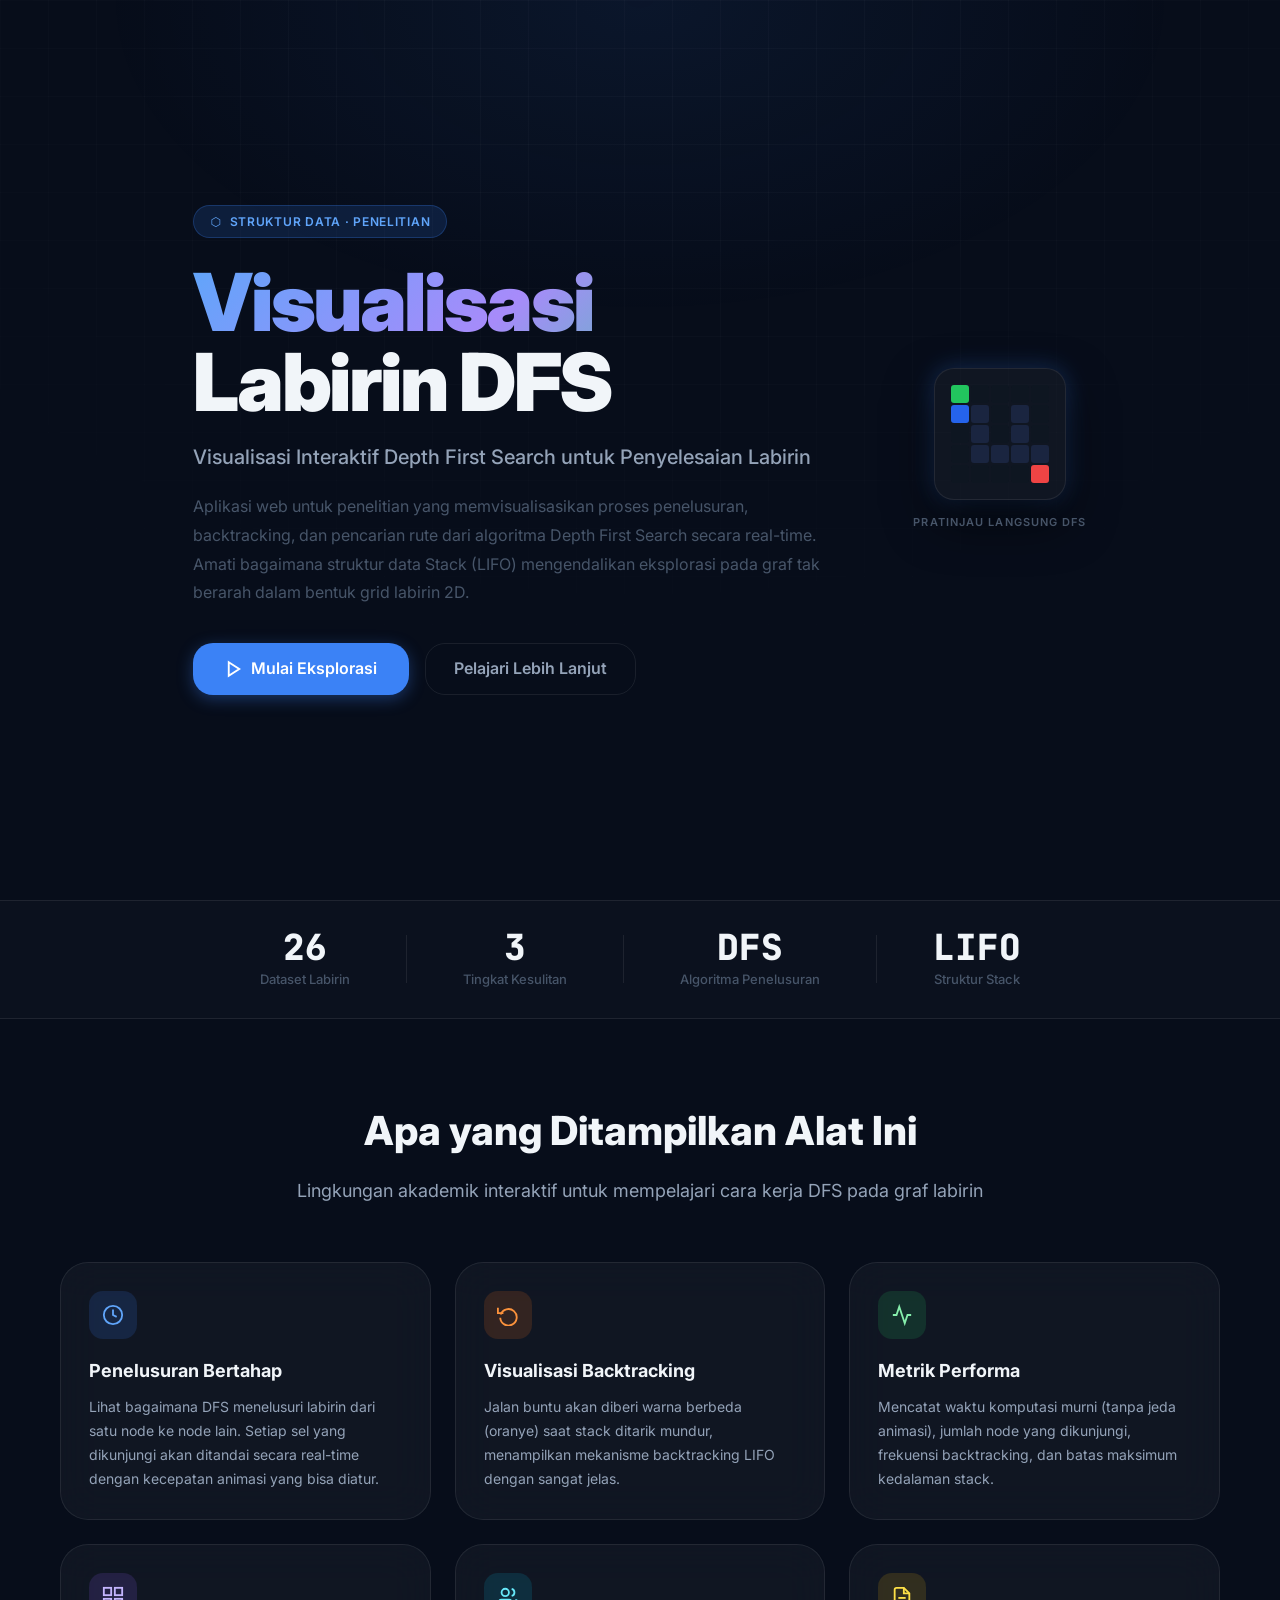
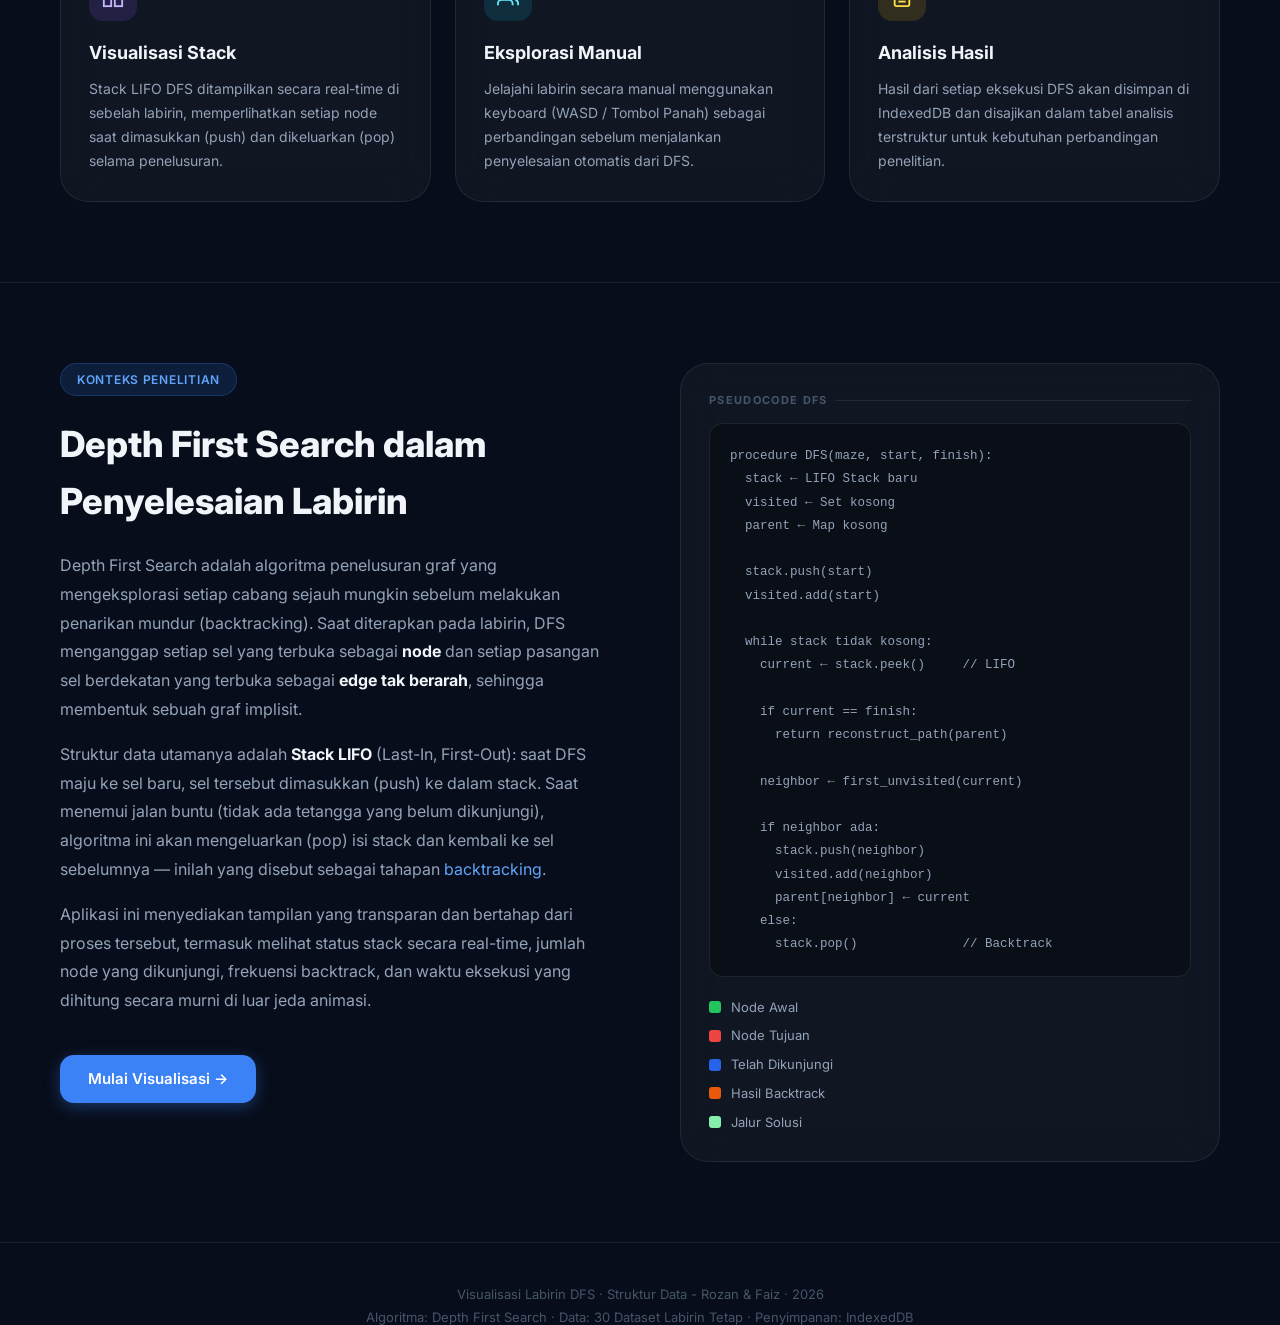
<file: index.html>
<!DOCTYPE html>
<html lang="id">

<head>
  <meta charset="UTF-8">
  <meta name="viewport" content="width=device-width, initial-scale=1.0">
  <meta name="description"
    content="Visualisasi interaktif algoritma Depth First Search untuk penyelesaian labirin. Alat penelitian akademik untuk mata kuliah Struktur Data.">
  <title>Visualisasi Labirin DFS — Alat Penelitian Depth First Search</title>
  <link rel="stylesheet" href="css/style.css">
  <link rel="stylesheet" href="css/index.css">
</head>

<body>

  <div class="bg-grid"></div>
  <div class="bg-gradient"></div>

  <!-- ====================================================
       HERO SECTION
  ==================================================== -->
  <section class="hero">
    <div class="hero-content">

      <div class="hero-badge stagger">
        <span class="badge badge-blue">
          <span>⬡</span> Struktur Data · Penelitian
        </span>
      </div>

      <h1 class="hero-title stagger">
        <span class="gradient-text">Visualisasi</span>
        <span>Labirin DFS</span>
      </h1>

      <p class="hero-subtitle stagger">
        Visualisasi Interaktif Depth First Search untuk Penyelesaian Labirin
      </p>

      <p class="hero-description stagger">
        Aplikasi web untuk penelitian yang memvisualisasikan proses penelusuran, backtracking, dan pencarian rute dari
        algoritma Depth First Search secara real-time. Amati bagaimana struktur data Stack (LIFO) mengendalikan
        eksplorasi pada graf tak berarah dalam bentuk grid labirin 2D.
      </p>

      <div class="hero-cta stagger">
        <a href="difficulty.html" class="btn btn-primary hero-btn" id="start-exploration-btn">
          <svg width="18" height="18" viewBox="0 0 24 24" fill="none" stroke="currentColor" stroke-width="2.5">
            <polygon points="5 3 19 12 5 21 5 3" />
          </svg>
          Mulai Eksplorasi
        </a>
        <a href="#about" class="btn btn-ghost hero-btn-secondary">
          Pelajari Lebih Lanjut
        </a>
      </div>

    </div>

    <!-- Mini animated maze demo (purely decorative, CSS-driven) -->
    <div class="hero-visual stagger" aria-hidden="true">
      <div class="demo-maze" id="demo-maze">
        <!-- Generated by index.js -->
      </div>
      <div class="demo-label">Pratinjau Langsung DFS</div>
    </div>
  </section>

  <!-- ====================================================
       STATISTICS BAR
  ==================================================== -->
  <section class="stats-bar">
    <div class="stats-bar-inner">

      <div class="stat-card">
        <span class="stat-num" data-target="30">0</span>
        <span class="stat-desc">Dataset Labirin</span>
      </div>

      <div class="stat-divider"></div>

      <div class="stat-card">
        <span class="stat-num" data-target="3">0</span>
        <span class="stat-desc">Tingkat Kesulitan</span>
      </div>

      <div class="stat-divider"></div>

      <div class="stat-card">
        <span class="stat-num">DFS</span>
        <span class="stat-desc">Algoritma Penelusuran</span>
      </div>

      <div class="stat-divider"></div>

      <div class="stat-card">
        <span class="stat-num">LIFO</span>
        <span class="stat-desc">Struktur Stack</span>
      </div>

    </div>
  </section>

  <!-- ====================================================
       FEATURES GRID
  ==================================================== -->
  <section class="features">
    <div class="features-header">
      <h2>Apa yang Ditampilkan Alat Ini</h2>
      <p>Lingkungan akademik interaktif untuk mempelajari cara kerja DFS pada graf labirin</p>
    </div>

    <div class="features-grid stagger">

      <div class="feature-card glass-card">
        <div class="feature-icon feature-icon-blue">
          <svg width="22" height="22" viewBox="0 0 24 24" fill="none" stroke="currentColor" stroke-width="2">
            <circle cx="12" cy="12" r="10" />
            <polyline points="12 6 12 12 16 14" />
          </svg>
        </div>
        <h3>Penelusuran Bertahap</h3>
        <p>Lihat bagaimana DFS menelusuri labirin dari satu node ke node lain. Setiap sel yang dikunjungi akan ditandai
          secara real-time dengan kecepatan animasi yang bisa diatur.</p>
      </div>

      <div class="feature-card glass-card">
        <div class="feature-icon feature-icon-orange">
          <svg width="22" height="22" viewBox="0 0 24 24" fill="none" stroke="currentColor" stroke-width="2">
            <polyline points="1 4 1 10 7 10" />
            <path d="M3.51 15a9 9 0 1 0 .49-3.51" />
          </svg>
        </div>
        <h3>Visualisasi Backtracking</h3>
        <p>Jalan buntu akan diberi warna berbeda (oranye) saat stack ditarik mundur, menampilkan mekanisme backtracking
          LIFO dengan sangat jelas.</p>
      </div>

      <div class="feature-card glass-card">
        <div class="feature-icon feature-icon-green">
          <svg width="22" height="22" viewBox="0 0 24 24" fill="none" stroke="currentColor" stroke-width="2">
            <polyline points="22 12 18 12 15 21 9 3 6 12 2 12" />
          </svg>
        </div>
        <h3>Metrik Performa</h3>
        <p>Mencatat waktu komputasi murni (tanpa jeda animasi), jumlah node yang dikunjungi, frekuensi backtracking, dan
          batas maksimum kedalaman stack.</p>
      </div>

      <div class="feature-card glass-card">
        <div class="feature-icon feature-icon-purple">
          <svg width="22" height="22" viewBox="0 0 24 24" fill="none" stroke="currentColor" stroke-width="2">
            <rect x="2" y="2" width="8" height="8" />
            <rect x="14" y="2" width="8" height="8" />
            <rect x="2" y="14" width="8" height="8" />
            <rect x="14" y="14" width="8" height="8" />
          </svg>
        </div>
        <h3>Visualisasi Stack</h3>
        <p>Stack LIFO DFS ditampilkan secara real-time di sebelah labirin, memperlihatkan setiap node saat dimasukkan
          (push) dan dikeluarkan (pop) selama penelusuran.</p>
      </div>

      <div class="feature-card glass-card">
        <div class="feature-icon feature-icon-cyan">
          <svg width="22" height="22" viewBox="0 0 24 24" fill="none" stroke="currentColor" stroke-width="2">
            <path d="M17 21v-2a4 4 0 0 0-4-4H5a4 4 0 0 0-4 4v2" />
            <circle cx="9" cy="7" r="4" />
            <path d="M23 21v-2a4 4 0 0 0-3-3.87" />
            <path d="M16 3.13a4 4 0 0 1 0 7.75" />
          </svg>
        </div>
        <h3>Eksplorasi Manual</h3>
        <p>Jelajahi labirin secara manual menggunakan keyboard (WASD / Tombol Panah) sebagai perbandingan sebelum
          menjalankan penyelesaian otomatis dari DFS.</p>
      </div>

      <div class="feature-card glass-card">
        <div class="feature-icon feature-icon-yellow">
          <svg width="22" height="22" viewBox="0 0 24 24" fill="none" stroke="currentColor" stroke-width="2">
            <path d="M14 2H6a2 2 0 0 0-2 2v16a2 2 0 0 0 2 2h12a2 2 0 0 0 2-2V8z" />
            <polyline points="14 2 14 8 20 8" />
            <line x1="16" y1="13" x2="8" y2="13" />
            <line x1="16" y1="17" x2="8" y2="17" />
          </svg>
        </div>
        <h3>Analisis Hasil</h3>
        <p>Hasil dari setiap eksekusi DFS akan disimpan di IndexedDB dan disajikan dalam tabel analisis terstruktur
          untuk kebutuhan perbandingan penelitian.</p>
      </div>

    </div>
  </section>

  <!-- ====================================================
       ABOUT / RESEARCH CONTEXT
  ==================================================== -->
  <section class="about" id="about">
    <div class="about-inner">

      <div class="about-text">
        <span class="badge badge-blue" style="margin-bottom:20px;">Konteks Penelitian</span>
        <h2>Depth First Search dalam Penyelesaian Labirin</h2>
        <p>
          Depth First Search adalah algoritma penelusuran graf yang mengeksplorasi setiap cabang sejauh mungkin sebelum
          melakukan penarikan mundur (backtracking). Saat diterapkan pada labirin, DFS menganggap setiap sel yang
          terbuka sebagai <strong>node</strong> dan setiap pasangan sel berdekatan yang terbuka sebagai <strong>edge tak
            berarah</strong>, sehingga membentuk sebuah graf implisit.
        </p>
        <p>
          Struktur data utamanya adalah <strong>Stack LIFO</strong> (Last-In, First-Out): saat DFS maju ke sel baru, sel
          tersebut dimasukkan (push) ke dalam stack. Saat menemui jalan buntu (tidak ada tetangga yang belum
          dikunjungi), algoritma ini akan mengeluarkan (pop) isi stack dan kembali ke sel sebelumnya — inilah yang
          disebut sebagai tahapan <em>backtracking</em>.
        </p>
        <p>
          Aplikasi ini menyediakan tampilan yang transparan dan bertahap dari proses tersebut, termasuk melihat status
          stack secara real-time, jumlah node yang dikunjungi, frekuensi backtrack, dan waktu eksekusi yang dihitung
          secara murni di luar jeda animasi.
        </p>
        <a href="difficulty.html" class="btn btn-primary" style="margin-top:24px;" id="about-start-btn">
          Mulai Visualisasi →
        </a>
      </div>

      <div class="about-algo">
        <div class="algo-card glass-card">
          <div class="section-title">Pseudocode DFS</div>
          <pre class="algo-code"><code>procedure DFS(maze, start, finish):
  stack ← LIFO Stack baru
  visited ← Set kosong
  parent ← Map kosong

  stack.push(start)
  visited.add(start)

  while stack tidak kosong:
    current ← stack.peek()     // LIFO

    if current == finish:
      return reconstruct_path(parent)

    neighbor ← first_unvisited(current)

    if neighbor ada:
      stack.push(neighbor)
      visited.add(neighbor)
      parent[neighbor] ← current
    else:
      stack.pop()              // Backtrack</code></pre>
          <div class="algo-legend">
            <div class="legend-row">
              <span class="legend-dot" style="background:var(--cell-start)"></span>
              <span>Node Awal</span>
            </div>
            <div class="legend-row">
              <span class="legend-dot" style="background:var(--cell-finish)"></span>
              <span>Node Tujuan</span>
            </div>
            <div class="legend-row">
              <span class="legend-dot" style="background:var(--cell-visited)"></span>
              <span>Telah Dikunjungi</span>
            </div>
            <div class="legend-row">
              <span class="legend-dot" style="background:var(--cell-backtrack)"></span>
              <span>Hasil Backtrack</span>
            </div>
            <div class="legend-row">
              <span class="legend-dot" style="background:var(--cell-solution)"></span>
              <span>Jalur Solusi</span>
            </div>
          </div>
        </div>
      </div>

    </div>
  </section>

  <!-- ====================================================
       FOOTER
  ==================================================== -->
  <footer class="footer">
    <p>Visualisasi Labirin DFS · Struktur Data - Rozan & Faiz · 2026</p>
    <p>Algoritma: Depth First Search · Data: 30 Dataset Labirin Tetap · Penyimpanan: IndexedDB</p>
  </footer>

  <script src="js/index.js"></script>

</body>

</html>
</file>
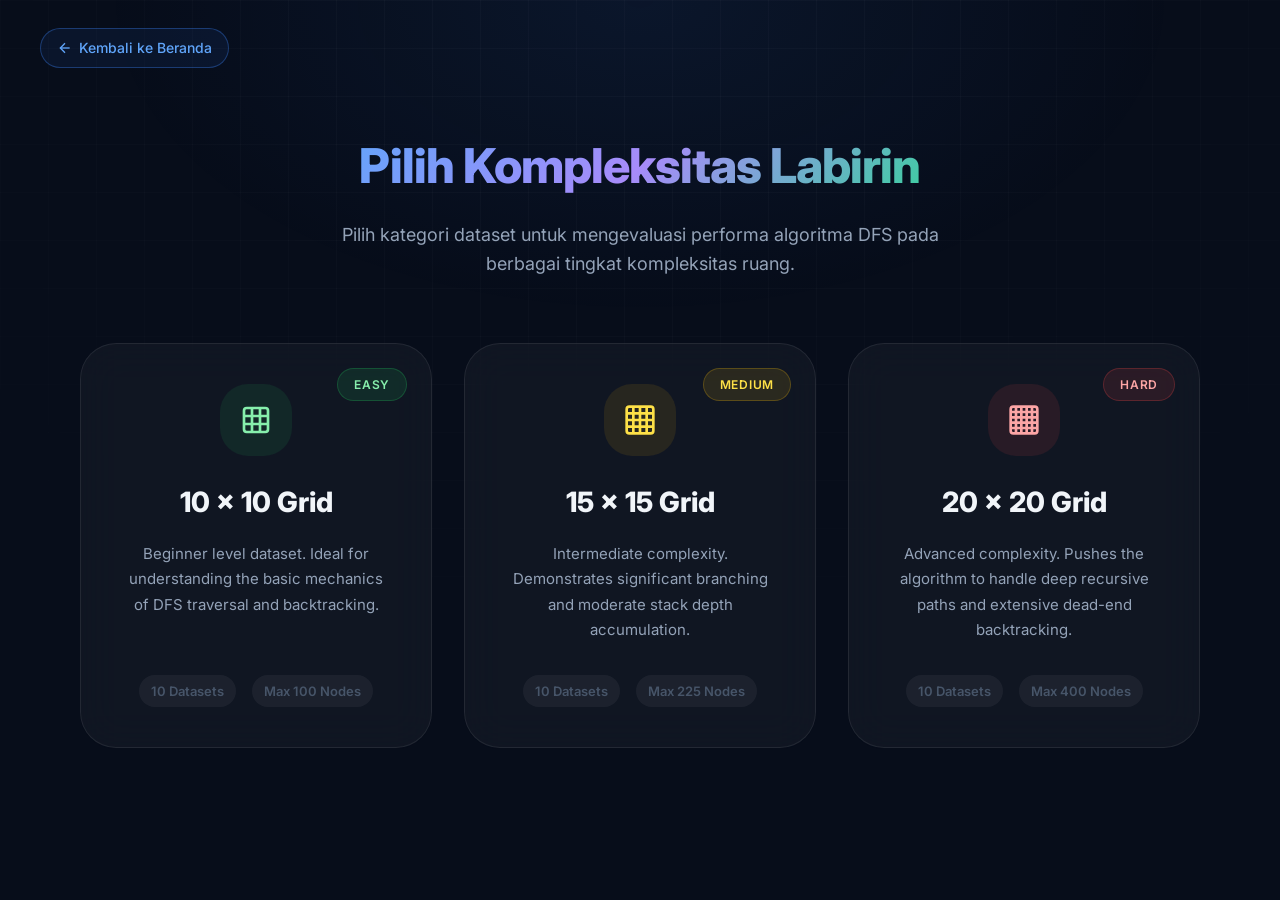
<file: difficulty.html>
<!DOCTYPE html>
<html lang="id">

<head>
  <meta charset="UTF-8">
  <meta name="viewport" content="width=device-width, initial-scale=1.0">
  <title>Pilih Tingkat Kesulitan — Visualisasi Labirin DFS</title>
  <link rel="stylesheet" href="css/style.css">
  <link rel="stylesheet" href="css/difficulty.css">
</head>

<body>

  <div class="bg-grid"></div>
  <div class="bg-gradient"></div>

  <header class="page-header">
    <a href="index.html" class="back-btn">
      <svg width="16" height="16" viewBox="0 0 24 24" fill="none" stroke="currentColor" stroke-width="2">
        <line x1="19" y1="12" x2="5" y2="12" />
        <polyline points="12 19 5 12 12 5" />
      </svg>
      Kembali ke Beranda
    </a>
  </header>

  <main class="difficulty-page">
    <div class="difficulty-header stagger">
      <h1 class="gradient-text">Pilih Kompleksitas Labirin</h1>
      <p>Pilih kategori dataset untuk mengevaluasi performa algoritma DFS pada berbagai tingkat kompleksitas ruang.</p>
    </div>

    <div class="difficulty-grid stagger">

      <a href="maze-list.html?level=easy" class="diff-card glass-card card-easy">
        <div class="diff-icon">
          <svg width="32" height="32" viewBox="0 0 24 24" fill="none" stroke="currentColor" stroke-width="2">
            <rect x="3" y="3" width="18" height="18" rx="2" ry="2" />
            <line x1="3" y1="9" x2="21" y2="9" />
            <line x1="3" y1="15" x2="21" y2="15" />
            <line x1="9" y1="3" x2="9" y2="21" />
            <line x1="15" y1="3" x2="15" y2="21" />
          </svg>
        </div>
        <span class="badge badge-easy diff-badge">Easy</span>
        <h2>10 × 10 Grid</h2>
        <p>Beginner level dataset. Ideal for understanding the basic mechanics of DFS traversal and backtracking.</p>
        <div class="diff-meta">
          <span>10 Datasets</span>
          <span>Max 100 Nodes</span>
        </div>
      </a>

      <a href="maze-list.html?level=medium" class="diff-card glass-card card-medium">
        <div class="diff-icon">
          <svg width="32" height="32" viewBox="0 0 24 24" fill="none" stroke="currentColor" stroke-width="2">
            <rect x="2" y="2" width="20" height="20" rx="2" ry="2" />
            <line x1="2" y1="7" x2="22" y2="7" />
            <line x1="2" y1="12" x2="22" y2="12" />
            <line x1="2" y1="17" x2="22" y2="17" />
            <line x1="7" y1="2" x2="7" y2="22" />
            <line x1="12" y1="2" x2="12" y2="22" />
            <line x1="17" y1="2" x2="17" y2="22" />
          </svg>
        </div>
        <span class="badge badge-medium diff-badge">Medium</span>
        <h2>15 × 15 Grid</h2>
        <p>Intermediate complexity. Demonstrates significant branching and moderate stack depth accumulation.</p>
        <div class="diff-meta">
          <span>10 Datasets</span>
          <span>Max 225 Nodes</span>
        </div>
      </a>

      <a href="maze-list.html?level=hard" class="diff-card glass-card card-hard">
        <div class="diff-icon">
          <svg width="32" height="32" viewBox="0 0 24 24" fill="none" stroke="currentColor" stroke-width="2">
            <rect x="2" y="2" width="20" height="20" rx="2" ry="2" />
            <path d="M2 6h20M2 10h20M2 14h20M2 18h20M6 2v20M10 2v20M14 2v20M18 2v20" />
          </svg>
        </div>
        <span class="badge badge-hard diff-badge">Hard</span>
        <h2>20 × 20 Grid</h2>
        <p>Advanced complexity. Pushes the algorithm to handle deep recursive paths and extensive dead-end backtracking.</p>
        <div class="diff-meta">
          <span>10 Datasets</span>
          <span>Max 400 Nodes</span>
        </div>
      </a>

    </div>
  </main>

</body>

</html>
</file>
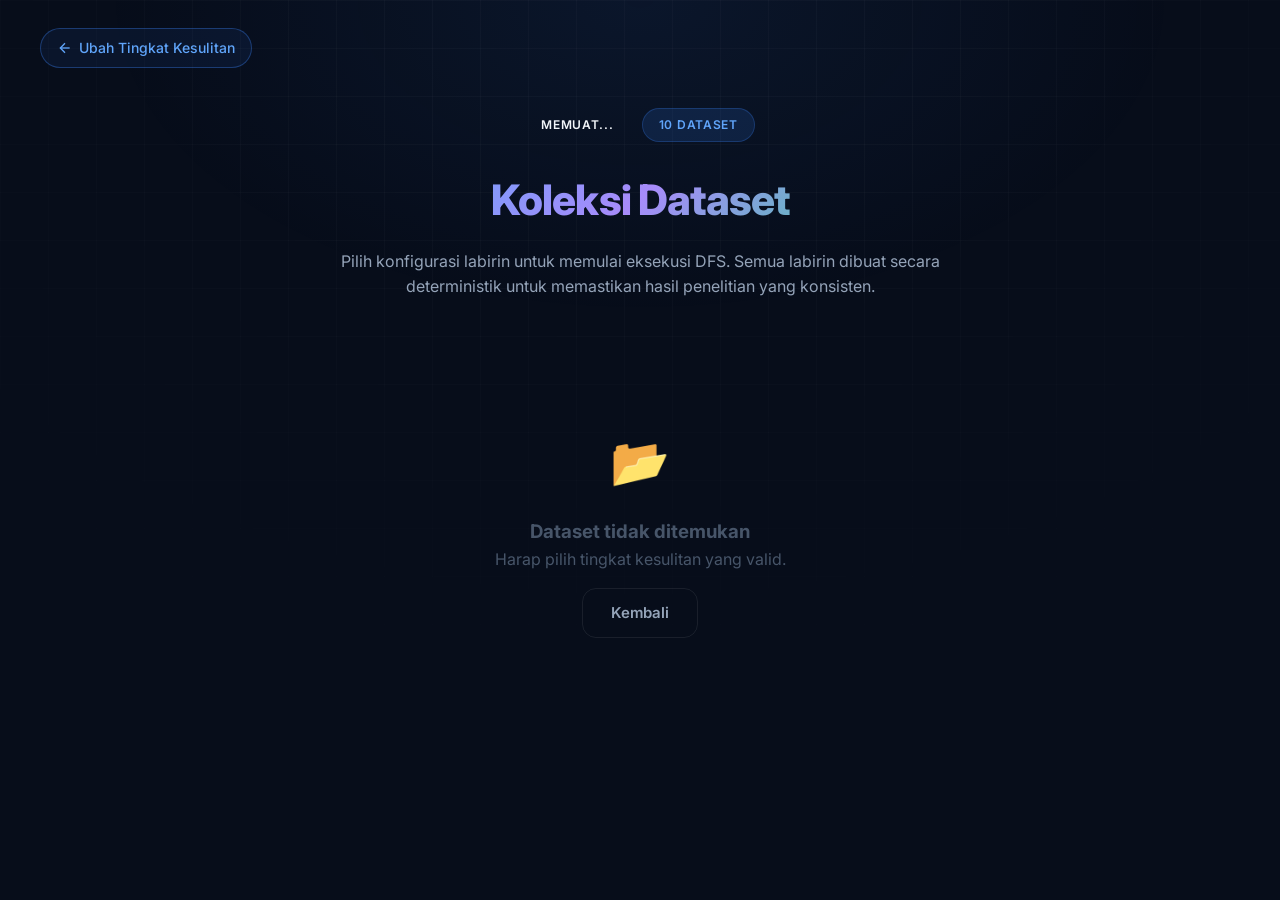
<file: maze-list.html>
<!DOCTYPE html>
<html lang="id">

<head>
  <meta charset="UTF-8">
  <meta name="viewport" content="width=device-width, initial-scale=1.0">
  <title>Dataset Labirin — Visualisasi Labirin DFS</title>
  <link rel="stylesheet" href="css/style.css">
  <link rel="stylesheet" href="css/maze-list.css">
</head>

<body>

  <div class="bg-grid"></div>
  <div class="bg-gradient"></div>

  <header class="page-header">
    <a href="difficulty.html" class="back-btn">
      <svg width="16" height="16" viewBox="0 0 24 24" fill="none" stroke="currentColor" stroke-width="2">
        <line x1="19" y1="12" x2="5" y2="12" />
        <polyline points="12 19 5 12 12 5" />
      </svg>
      Ubah Tingkat Kesulitan
    </a>
  </header>

  <main class="list-page">
    <div class="list-header stagger">
      <div class="header-badges">
        <span class="badge" id="level-badge">Memuat...</span>
        <span class="badge badge-blue">10 Dataset</span>
      </div>
      <h1 class="gradient-text" id="page-title">Koleksi Dataset</h1>
      <p>Pilih konfigurasi labirin untuk memulai eksekusi DFS. Semua labirin dibuat secara deterministik untuk
        memastikan hasil penelitian yang konsisten.</p>
    </div>

    <div id="empty-state" class="empty-state hide">
      <div class="empty-state-icon">📂</div>
      <h3>Dataset tidak ditemukan</h3>
      <p>Harap pilih tingkat kesulitan yang valid.</p>
      <a href="difficulty.html" class="btn btn-ghost" style="margin-top:16px;">Kembali</a>
    </div>

    <div class="maze-grid stagger" id="maze-container">
    </div>
  </main>

  <script src="data/mazes.js?v=2"></script>
  <script src="js/db.js"></script>
  <script src="js/renderer.js"></script>
  <script src="js/maze-list.js"></script>

</body>

</html>
</file>
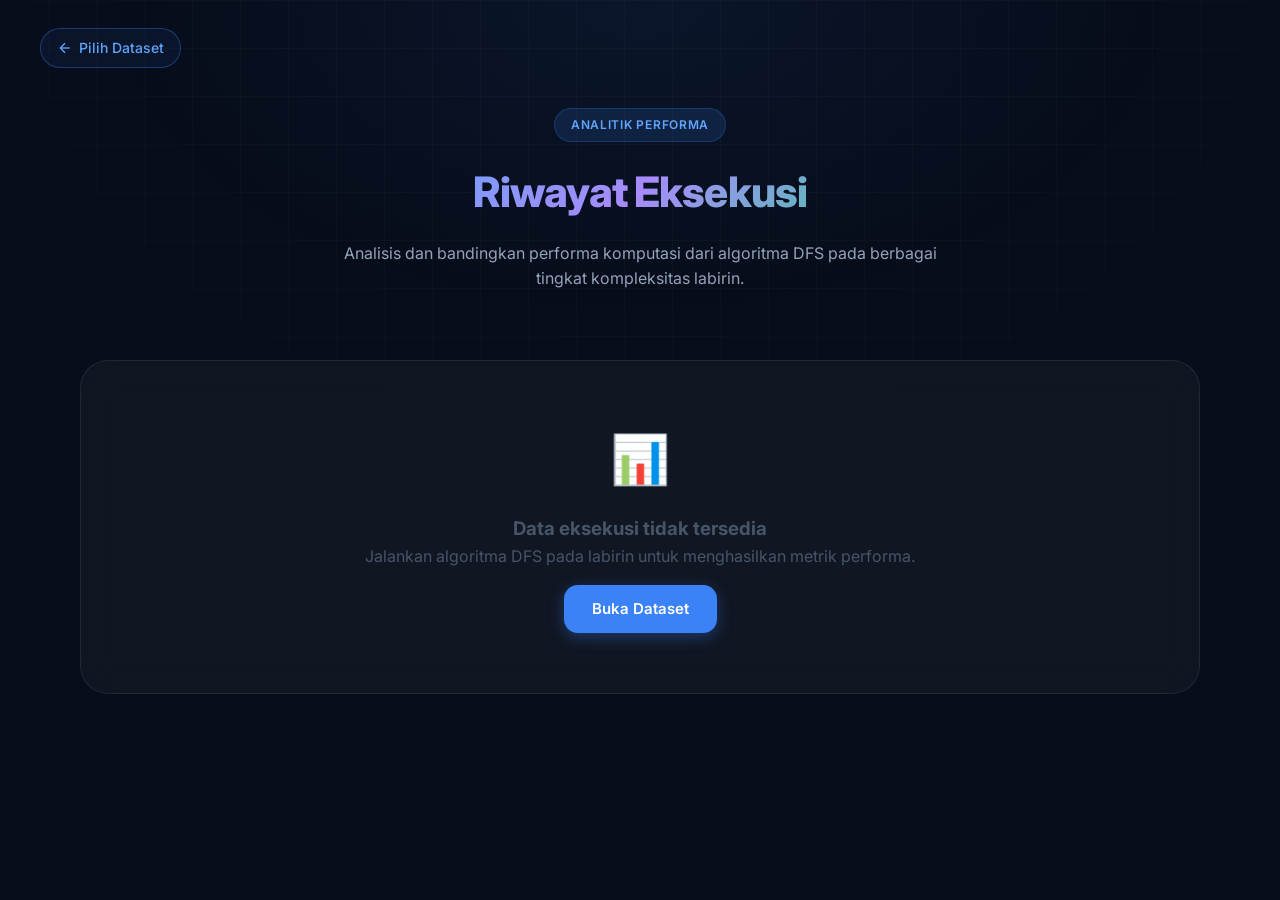
<file: result.html>
<!DOCTYPE html>
<html lang="id">

<head>
  <meta charset="UTF-8">
  <meta name="viewport" content="width=device-width, initial-scale=1.0">
  <title>Analisis Hasil — Visualisasi Labirin DFS</title>
  <link rel="stylesheet" href="css/style.css">
  <link rel="stylesheet" href="css/result.css">
</head>

<body>

  <div class="bg-grid"></div>
  <div class="bg-gradient"></div>

  <header class="page-header">
    <a href="difficulty.html" class="back-btn">
      <svg width="16" height="16" viewBox="0 0 24 24" fill="none" stroke="currentColor" stroke-width="2">
        <line x1="19" y1="12" x2="5" y2="12" />
        <polyline points="12 19 5 12 12 5" />
      </svg>
      Pilih Dataset
    </a>
  </header>

  <main class="result-page">
    <div class="result-header stagger">
      <div class="header-badges">
        <span class="badge badge-blue">Analitik Performa</span>
      </div>
      <h1 class="gradient-text">Riwayat Eksekusi</h1>
      <p>Analisis dan bandingkan performa komputasi dari algoritma DFS pada berbagai tingkat kompleksitas labirin.</p>
    </div>

    <div class="overview-grid stagger" id="overview-grid">
      <div class="stat-card glass-card">
        <span class="stat-num" id="agg-total">0</span>
        <span class="stat-desc">Total Eksekusi</span>
      </div>
      <div class="stat-card glass-card">
        <span class="stat-num" id="agg-time">0 ms</span>
        <span class="stat-desc">Rata-rata Waktu Eksekusi (Sulit)</span>
      </div>
      <div class="stat-card glass-card">
        <span class="stat-num" id="agg-nodes">0</span>
        <span class="stat-desc">Rata-rata Node Dikunjungi (Sulit)</span>
      </div>
      <div class="stat-card glass-card">
        <span class="stat-num" id="agg-stack">0</span>
        <span class="stat-desc">Batas Stack Maksimum</span>
      </div>
    </div>

    <div class="result-actions stagger">
      <button class="btn btn-danger" id="btn-clear-history">
        <svg width="16" height="16" viewBox="0 0 24 24" fill="none" stroke="currentColor" stroke-width="2">
          <polyline points="3 6 5 6 21 6" />
          <path d="M19 6v14a2 2 0 0 1-2 2H7a2 2 0 0 1-2-2V6m3 0V4a2 2 0 0 1 2-2h4a2 2 0 0 1 2 2v2" />
          <line x1="10" y1="11" x2="10" y2="17" />
          <line x1="14" y1="11" x2="14" y2="17" />
        </svg>
        Hapus Riwayat
      </button>
    </div>

    <div class="table-container glass-card stagger">
      <table class="data-table" id="results-table">
        <thead>
          <tr>
            <th>Tanggal & Waktu</th>
            <th>Dataset</th>
            <th>Ukuran Grid</th>
            <th>Node Dikunjungi</th>
            <th>Jumlah Backtrack</th>
            <th>Panjang Jalur</th>
            <th>Stack Maksimum</th>
            <th>Waktu Eksekusi</th>
            <th>Aksi</th>
          </tr>
        </thead>
        <tbody id="table-body">
        </tbody>
      </table>

      <div id="empty-state" class="empty-state hide">
        <div class="empty-state-icon">📊</div>
        <h3>Data eksekusi tidak tersedia</h3>
        <p>Jalankan algoritma DFS pada labirin untuk menghasilkan metrik performa.</p>
        <a href="difficulty.html" class="btn btn-primary" style="margin-top:16px;">Buka Dataset</a>
      </div>
    </div>

  </main>

  <script src="js/db.js"></script>
  <script src="js/result-page.js"></script>

</body>

</html>
</file>
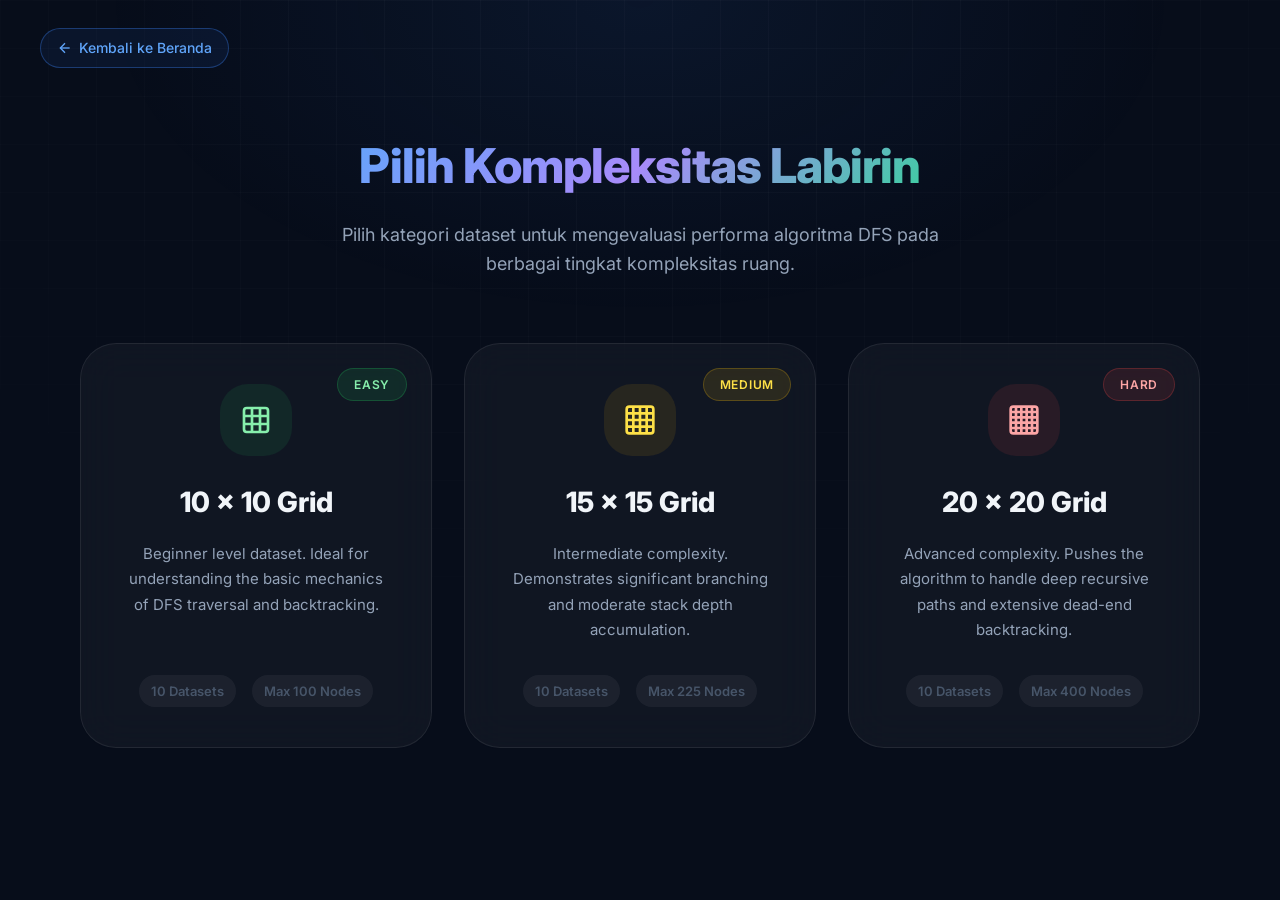
<file: solver.html>
<!DOCTYPE html>
<html lang="id">

<head>
  <meta charset="UTF-8">
  <meta name="viewport" content="width=device-width, initial-scale=1.0">
  <title>Solver DFS — Visualisasi Labirin DFS</title>
  <link rel="stylesheet" href="css/style.css">
  <link rel="stylesheet" href="css/solver.css">
</head>

<body>

  <div class="bg-grid"></div>
  <div class="bg-gradient"></div>

  <header class="page-header">
    <a href="difficulty.html" class="back-btn" id="back-link">
      <svg width="16" height="16" viewBox="0 0 24 24" fill="none" stroke="currentColor" stroke-width="2">
        <line x1="19" y1="12" x2="5" y2="12" />
        <polyline points="12 19 5 12 12 5" />
      </svg>
      Kembali ke Dataset
    </a>
    <div class="solver-title">
      <span class="badge" id="maze-badge">Memuat...</span>
      <h1 id="maze-name">Solver Labirin</h1>
    </div>
  </header>

  <main class="solver-layout stagger">

    <div class="layout-left">
      <div class="maze-wrapper glass-card">

        <div id="maze-grid" class="maze-container">
        </div>

        <div class="manual-hint" id="manual-hint">
          <svg width="18" height="18" viewBox="0 0 24 24" fill="none" stroke="currentColor" stroke-width="2">
            <path d="M12 20V10M18 20V4M6 20v-4" />
          </svg>
          Kontrol Keyboard: Gunakan Tombol Panah atau WASD untuk eksplorasi manual.
        </div>

      </div>

      <div id="result-banner" class="result-banner glass-card hide">
        <div class="rb-icon">✓</div>
        <div class="rb-text">
          <h3>Penelusuran Selesai!</h3>
          <p>Algoritma DFS telah selesai dieksekusi. Data disimpan ke IndexedDB.</p>
        </div>
        <a href="result.html" class="btn btn-primary" id="btn-view-result">Lihat Analisis Lengkap</a>
      </div>

    </div>

    <div class="layout-right">

      <div class="panel-section glass-card">
        <div class="section-title">Kontrol Eksekusi</div>

        <div class="speed-control">
          <label for="speed-slider">Kecepatan Penelusuran:</label>
          <input type="range" id="speed-slider" min="1" max="3" step="1" value="2">
          <div class="speed-labels">
            <span>Lambat</span>
            <span>Normal</span>
            <span>Cepat</span>
          </div>
        </div>

        <div class="control-actions">
          <button id="btn-solve" class="btn btn-primary w-full">
            <svg width="18" height="18" viewBox="0 0 24 24" fill="none" stroke="currentColor" stroke-width="2.5">
              <polygon points="5 3 19 12 5 21 5 3" />
            </svg>
            Selesaikan dengan DFS
          </button>
          <button id="btn-reset" class="btn btn-ghost w-full">
            <svg width="18" height="18" viewBox="0 0 24 24" fill="none" stroke="currentColor" stroke-width="2">
              <path d="M3 12a9 9 0 1 0 9-9 9.75 9.75 0 0 0-6.74 2.74L3 8" />
              <path d="M3 3v5h5" />
            </svg>
            Reset
          </button>
        </div>
      </div>

      <div class="panel-section glass-card">
        <div class="section-title">Metrik Real-Time</div>

        <div class="stats-list">
          <div class="stat-item">
            <div class="stat-label">Total Node</div>
            <div class="stat-value" id="stat-total-nodes">—</div>
          </div>
          <div class="stat-item">
            <div class="stat-label">Node Dikunjungi</div>
            <div class="stat-value" id="stat-visited">—</div>
          </div>
          <div class="stat-item">
            <div class="stat-label">Jumlah Backtrack</div>
            <div class="stat-value" id="stat-backtrack">—</div>
          </div>
          <div class="stat-item">
            <div class="stat-label">Panjang Jalur</div>
            <div class="stat-value" id="stat-path-length">—</div>
          </div>
          <div class="stat-item">
            <div class="stat-label">Kedalaman Stack Maksimum</div>
            <div class="stat-value" id="stat-max-stack">—</div>
          </div>
          <div class="stat-item">
            <div class="stat-label">
              Waktu Eksekusi
              <span class="info-tooltip" title="Waktu komputasi murni dalam milidetik (di luar jeda animasi)">(?)</span>
            </div>
            <div class="stat-value highlight" id="stat-exec-time">—</div>
          </div>
        </div>
      </div>

      <div class="panel-section glass-card stack-panel-wrapper">
        <div class="section-title" style="justify-content: space-between;">
          Memori Stack LIFO
          <span class="stack-badge" id="stat-stack-size">0</span>
        </div>

        <div class="stack-container" id="stack-list">
          <div class="stack-empty">Stack kosong</div>
        </div>
      </div>

      <div class="panel-section glass-card legend-panel">
        <div class="section-title">Keterangan Visual</div>
        <div class="legend-grid">
          <div class="l-item"><span class="l-box" style="background:var(--cell-start)"></span> Mulai</div>
          <div class="l-item"><span class="l-box" style="background:var(--cell-finish)"></span> Selesai</div>
          <div class="l-item"><span class="l-box" style="background:var(--cell-path)"></span> Belum Dikunjungi</div>
          <div class="l-item"><span class="l-box" style="background:var(--cell-wall)"></span> Dinding</div>
          <div class="l-item"><span class="l-box" style="background:var(--cell-visited)"></span> Dikunjungi</div>
          <div class="l-item"><span class="l-box" style="background:var(--cell-backtrack)"></span> Backtrack</div>
          <div class="l-item"><span class="l-box" style="background:var(--cell-solution)"></span> Solusi</div>
          <div class="l-item"><span class="l-box" style="background:var(--cell-player)"></span> Pemain</div>
        </div>
      </div>

    </div>
  </main>

  <script src="data/mazes.js?v=2"></script>
  <script src="js/db.js"></script>
  <script src="js/dfs.js"></script>
  <script src="js/renderer.js"></script>
  <script src="js/statistics.js"></script>
  <script src="js/solver-page.js"></script>

</body>

</html>
</file>
<file: css/style.css>
/**
 * css/style.css
 * Global Design System — DFS Maze Visualization
 *
 * Defines CSS custom properties (design tokens) and shared utility classes
 * used across all pages. Individual pages import additional per-page styles.
 */

@import url('https://fonts.googleapis.com/css2?family=Inter:wght@300;400;500;600;700;800;900&family=JetBrains+Mono:wght@400;500;700&display=swap');

/* ============================================================
   DESIGN TOKENS
============================================================ */

:root {
  /* Backgrounds */
  --bg-primary:    #070d1a;
  --bg-secondary:  #0d1629;
  --bg-tertiary:   #111827;
  --bg-card:       rgba(255, 255, 255, 0.04);
  --bg-card-hover: rgba(255, 255, 255, 0.07);

  /* Borders */
  --border:        rgba(255, 255, 255, 0.08);
  --border-accent: rgba(59, 130, 246, 0.35);
  --border-strong: rgba(255, 255, 255, 0.15);

  /* Text */
  --text-primary:  #f1f5f9;
  --text-secondary:#94a3b8;
  --text-muted:    #475569;

  /* Accent Colors */
  --blue:    #3b82f6;
  --blue-lt: #60a5fa;
  --blue-dk: #1d4ed8;
  --green:   #22c55e;
  --red:     #ef4444;
  --orange:  #f97316;
  --purple:  #8b5cf6;
  --cyan:    #06b6d4;
  --yellow:  #eab308;

  /* Maze Cell Colors */
  --cell-wall:      #0e1621;
  --cell-path:      #1a2540;
  --cell-start:     #22c55e;
  --cell-finish:    #ef4444;
  --cell-visited:   #2563eb;
  --cell-backtrack: #ea580c;
  --cell-solution:  #86efac;
  --cell-player:    #8b5cf6;

  /* Typography */
  --font:      'Inter', system-ui, -apple-system, sans-serif;
  --font-mono: 'JetBrains Mono', 'Fira Code', 'Courier New', monospace;

  /* Border Radius */
  --r-xs:  4px;
  --r-sm:  8px;
  --r-md:  14px;
  --r-lg:  20px;
  --r-xl:  28px;
  --r-2xl: 36px;
  --r-full: 9999px;

  /* Transitions */
  --t-fast: 0.15s ease;
  --t-base: 0.25s ease;
  --t-slow: 0.4s  ease;

  /* Shadows */
  --shadow-sm:  0 2px 8px rgba(0,0,0,0.4);
  --shadow-md:  0 8px 24px rgba(0,0,0,0.5);
  --shadow-lg:  0 20px 48px rgba(0,0,0,0.6);
  --shadow-glow-blue:   0 0 24px rgba(59,130,246,0.3);
  --shadow-glow-green:  0 0 24px rgba(34,197,94,0.3);
}

/* ============================================================
   RESET & BASE
============================================================ */

*, *::before, *::after {
  margin:      0;
  padding:     0;
  box-sizing:  border-box;
}

html {
  scroll-behavior: smooth;
}

body {
  font-family:      var(--font);
  background-color: var(--bg-primary);
  color:            var(--text-primary);
  min-height:       100vh;
  overflow-x:       hidden;
  line-height:      1.6;
  -webkit-font-smoothing: antialiased;
}

a {
  color: inherit;
  text-decoration: none;
}

button {
  font-family: var(--font);
  cursor:      pointer;
  border:      none;
  outline:     none;
}

img, canvas, svg {
  display: block;
  max-width: 100%;
}

/* ============================================================
   ANIMATED BACKGROUND GRID
============================================================ */

.bg-grid {
  position: fixed;
  inset: 0;
  z-index: -1;
  background:
    linear-gradient(rgba(255,255,255,0.025) 1px, transparent 1px),
    linear-gradient(90deg, rgba(255,255,255,0.025) 1px, transparent 1px);
  background-size: 48px 48px;
  mask-image: radial-gradient(ellipse 80% 80% at 50% 0%, black 30%, transparent 100%);
}

/* Gradient overlay for depth */
.bg-gradient {
  position: fixed;
  inset: 0;
  z-index: -1;
  background: radial-gradient(ellipse 60% 50% at 50% 0%,
    rgba(59,130,246,0.08) 0%,
    transparent 70%
  );
}

/* ============================================================
   SHARED HEADER / NAV
============================================================ */

.page-header {
  display:        flex;
  align-items:    center;
  gap:            16px;
  padding:        28px 40px 0;
  max-width:      1400px;
  margin:         0 auto;
}

.back-btn {
  display:        inline-flex;
  align-items:    center;
  gap:            6px;
  color:          var(--blue-lt);
  font-size:      14px;
  font-weight:    500;
  padding:        8px 16px;
  border-radius:  var(--r-full);
  border:         1px solid var(--border-accent);
  background:     rgba(59,130,246,0.08);
  transition:     background var(--t-fast), transform var(--t-fast);
}
.back-btn:hover {
  background:  rgba(59,130,246,0.18);
  transform:   translateX(-2px);
}

/* ============================================================
   BADGE
============================================================ */

.badge {
  display:        inline-flex;
  align-items:    center;
  gap:            8px;
  padding:        6px 16px;
  border-radius:  var(--r-full);
  font-size:      12px;
  font-weight:    600;
  letter-spacing: 0.06em;
  text-transform: uppercase;
}

.badge-blue {
  background: rgba(59,130,246,0.15);
  color:      var(--blue-lt);
  border:     1px solid rgba(59,130,246,0.25);
}

.badge-green {
  background: rgba(34,197,94,0.15);
  color:      #86efac;
  border:     1px solid rgba(34,197,94,0.25);
}

.badge-easy   { background: rgba(34,197,94,0.12);  color: #86efac; border: 1px solid rgba(34,197,94,0.25); }
.badge-medium { background: rgba(234,179,8,0.12);   color: #fde047; border: 1px solid rgba(234,179,8,0.25); }
.badge-hard   { background: rgba(239,68,68,0.12);   color: #fca5a5; border: 1px solid rgba(239,68,68,0.25); }

/* ============================================================
   GLASS CARD
============================================================ */

.glass-card {
  background:     var(--bg-card);
  border:         1px solid var(--border);
  border-radius:  var(--r-xl);
  backdrop-filter: blur(20px);
  -webkit-backdrop-filter: blur(20px);
  transition:     background var(--t-base), border-color var(--t-base), transform var(--t-base), box-shadow var(--t-base);
}

.glass-card:hover {
  background:    var(--bg-card-hover);
  border-color:  var(--border-strong);
}

/* ============================================================
   BUTTONS
============================================================ */

.btn {
  display:        inline-flex;
  align-items:    center;
  justify-content:center;
  gap:            8px;
  padding:        12px 28px;
  border-radius:  var(--r-md);
  font-size:      15px;
  font-weight:    600;
  transition:     all var(--t-base);
  white-space:    nowrap;
}

.btn-primary {
  background: var(--blue);
  color:      white;
  box-shadow: 0 4px 16px rgba(59,130,246,0.35);
}
.btn-primary:hover {
  background:  var(--blue-lt);
  transform:   translateY(-2px);
  box-shadow:  0 8px 24px rgba(59,130,246,0.45);
}
.btn-primary:active { transform: translateY(0); }

.btn-ghost {
  background: transparent;
  color:      var(--text-secondary);
  border:     1px solid var(--border);
}
.btn-ghost:hover {
  background:   var(--bg-card-hover);
  color:        var(--text-primary);
  border-color: var(--border-strong);
}

.btn-danger {
  background: rgba(239,68,68,0.15);
  color:      #fca5a5;
  border:     1px solid rgba(239,68,68,0.3);
}
.btn-danger:hover {
  background: rgba(239,68,68,0.25);
  color:      white;
}

.btn-success {
  background: rgba(34,197,94,0.15);
  color:      #86efac;
  border:     1px solid rgba(34,197,94,0.3);
}
.btn-success:hover {
  background: rgba(34,197,94,0.25);
  color:      white;
}

/* ============================================================
   SECTION TITLE
============================================================ */

.section-title {
  font-size:   11px;
  font-weight: 700;
  letter-spacing: 0.12em;
  text-transform: uppercase;
  color: var(--text-muted);
  margin-bottom: 14px;
  display: flex;
  align-items: center;
  gap: 8px;
}
.section-title::after {
  content: '';
  flex: 1;
  height: 1px;
  background: var(--border);
}

/* ============================================================
   STAT ITEM (shared between solver & result)
============================================================ */

.stat-item {
  display:      flex;
  align-items:  center;
  justify-content: space-between;
  padding:      10px 0;
  border-bottom: 1px solid var(--border);
  font-size:    14px;
}
.stat-item:last-child { border-bottom: none; }

.stat-label {
  color: var(--text-secondary);
  display: flex;
  align-items: center;
  gap: 8px;
}

.stat-value {
  font-family:  var(--font-mono);
  font-weight:  600;
  color:        var(--text-primary);
  font-size:    15px;
}

.stat-value.highlight { color: var(--blue-lt); }

/* ============================================================
   SCROLLBAR
============================================================ */

::-webkit-scrollbar       { width: 6px; height: 6px; }
::-webkit-scrollbar-track { background: transparent; }
::-webkit-scrollbar-thumb { background: rgba(255,255,255,0.12); border-radius: 3px; }
::-webkit-scrollbar-thumb:hover { background: rgba(255,255,255,0.22); }

/* ============================================================
   ANIMATIONS
============================================================ */

@keyframes fadeIn {
  from { opacity: 0; }
  to   { opacity: 1; }
}

@keyframes slideUp {
  from { opacity: 0; transform: translateY(24px); }
  to   { opacity: 1; transform: translateY(0); }
}

@keyframes slideDown {
  from { opacity: 0; transform: translateY(-12px); }
  to   { opacity: 1; transform: translateY(0); }
}

@keyframes pulse {
  0%, 100% { opacity: 1; }
  50%       { opacity: 0.55; }
}

@keyframes glow {
  0%, 100% { box-shadow: 0 0 8px  rgba(59,130,246,0.3); }
  50%       { box-shadow: 0 0 20px rgba(59,130,246,0.6); }
}

@keyframes float {
  0%, 100% { transform: translateY(0); }
  50%       { transform: translateY(-8px); }
}

.animate-fade-in  { animation: fadeIn  0.5s ease forwards; }
.animate-slide-up { animation: slideUp 0.5s ease forwards; }

/* Staggered children */
.stagger > * { opacity: 0; animation: slideUp 0.5s ease forwards; }
.stagger > *:nth-child(1) { animation-delay: 0.0s; }
.stagger > *:nth-child(2) { animation-delay: 0.1s; }
.stagger > *:nth-child(3) { animation-delay: 0.2s; }
.stagger > *:nth-child(4) { animation-delay: 0.3s; }
.stagger > *:nth-child(5) { animation-delay: 0.4s; }
.stagger > *:nth-child(6) { animation-delay: 0.5s; }

/* ============================================================
   GRADIENT TEXT UTILITY
============================================================ */

.gradient-text {
  background: linear-gradient(135deg, #60a5fa 0%, #a78bfa 50%, #34d399 100%);
  -webkit-background-clip: text;
  -webkit-text-fill-color: transparent;
  background-clip: text;
}

/* ============================================================
   DIVIDER
============================================================ */

.divider {
  height:     1px;
  background: var(--border);
  margin:     24px 0;
}

/* ============================================================
   EMPTY STATE
============================================================ */

.empty-state {
  text-align:  center;
  padding:     60px 24px;
  color:       var(--text-muted);
}
.empty-state-icon {
  font-size:   48px;
  margin-bottom: 16px;
}

/* ============================================================
   TOAST NOTIFICATION
============================================================ */

.toast {
  position:   fixed;
  bottom:     28px;
  left:       50%;
  transform:  translateX(-50%) translateY(80px);
  background: rgba(30,41,59,0.95);
  border:     1px solid var(--border-strong);
  border-radius: var(--r-lg);
  padding:    14px 24px;
  font-size:  14px;
  font-weight: 500;
  backdrop-filter: blur(20px);
  z-index:    1000;
  transition: transform var(--t-base);
  white-space: nowrap;
}
.toast.show { transform: translateX(-50%) translateY(0); }

/* ============================================================
   RESPONSIVE UTILITIES & HELPERS
============================================================ */

.hide { display: none !important; }

@media (max-width: 768px) {
  .page-header { padding: 20px 20px 0; }
  .hide-mobile { display: none !important; }
}
</file>
<file: css/index.css>
/**
 * css/index.css
 * Landing Page Styles — DFS Maze Visualization
 */

/* ============================================================
   HERO
============================================================ */

.hero {
  min-height:    100vh;
  display:       flex;
  align-items:   center;
  justify-content: center;
  gap:           80px;
  padding:       80px 60px;
  max-width:     1400px;
  margin:        0 auto;
}

.hero-content {
  flex:      1;
  max-width: 640px;
}

.hero-badge { margin-bottom: 24px; }

.hero-title {
  font-size:   80px;
  font-weight: 900;
  line-height: 1.0;
  letter-spacing: -0.03em;
  margin-bottom: 20px;
  display:     block;
}

.hero-title .gradient-text { display: block; }

.hero-subtitle {
  font-size:    20px;
  font-weight:  500;
  color:        var(--text-secondary);
  margin-bottom: 20px;
  line-height:  1.5;
}

.hero-description {
  font-size:    16px;
  color:        var(--text-muted);
  line-height:  1.8;
  margin-bottom: 36px;
}

.hero-cta {
  display:    flex;
  align-items: center;
  gap:        16px;
  flex-wrap:  wrap;
}

.hero-btn {
  height:      52px;
  padding:     0 32px;
  font-size:   16px;
  border-radius: var(--r-lg);
}

.hero-btn-secondary {
  height:     52px;
  padding:    0 28px;
  font-size:  16px;
  border-radius: var(--r-lg);
}

/* ---- Hero Visual (decorative demo maze) ---- */
.hero-visual {
  display:        flex;
  flex-direction: column;
  align-items:    center;
  gap:            14px;
  flex-shrink:    0;
}

.demo-maze {
  display:        grid;
  gap:            2px;
  border-radius:  var(--r-lg);
  overflow:       hidden;
  border:         1px solid var(--border);
  background:     var(--bg-card);
  padding:        16px;
  box-shadow:     var(--shadow-lg), var(--shadow-glow-blue);
}

.demo-cell {
  width:         18px;
  height:        18px;
  border-radius: 3px;
  transition:    background var(--t-base);
}

.demo-cell.wall       { background: var(--cell-wall); }
.demo-cell.path       { background: var(--cell-path); }
.demo-cell.demo-start { background: var(--cell-start); }
.demo-cell.demo-finish{ background: var(--cell-finish); }
.demo-cell.demo-visit { background: var(--cell-visited); animation: pulse 1s infinite; }
.demo-cell.demo-back  { background: var(--cell-backtrack); }
.demo-cell.demo-sol   { background: var(--cell-solution); }

.demo-label {
  font-size:    11px;
  font-weight:  600;
  letter-spacing: 0.1em;
  text-transform: uppercase;
  color:        var(--text-muted);
}

/* ============================================================
   STATS BAR
============================================================ */

.stats-bar {
  border-top:    1px solid var(--border);
  border-bottom: 1px solid var(--border);
  background:    rgba(255,255,255,0.02);
}

.stats-bar-inner {
  max-width:      1400px;
  margin:         0 auto;
  padding:        0 60px;
  display:        flex;
  align-items:    center;
  justify-content: center;
  gap:            0;
}

.stat-card {
  display:        flex;
  flex-direction: column;
  align-items:    center;
  gap:            4px;
  padding:        28px 56px;
}

.stat-num {
  font-size:    36px;
  font-weight:  800;
  font-family:  var(--font-mono);
  color:        var(--text-primary);
  line-height:  1;
}

.stat-desc {
  font-size:  13px;
  color:      var(--text-muted);
  font-weight: 500;
  text-align: center;
}

.stat-divider {
  width:      1px;
  height:     48px;
  background: var(--border);
  flex-shrink: 0;
}

/* ============================================================
   FEATURES
============================================================ */

.features {
  max-width:  1400px;
  margin:     0 auto;
  padding:    80px 60px;
}

.features-header {
  text-align:    center;
  margin-bottom: 56px;
}

.features-header h2 {
  font-size:    40px;
  font-weight:  800;
  margin-bottom: 14px;
}

.features-header p {
  color:     var(--text-secondary);
  font-size: 18px;
}

.features-grid {
  display:               grid;
  grid-template-columns: repeat(auto-fill, minmax(320px, 1fr));
  gap:                   24px;
}

.feature-card {
  padding:    28px;
}

.feature-icon {
  width:         48px;
  height:        48px;
  border-radius: var(--r-md);
  display:       flex;
  align-items:   center;
  justify-content: center;
  margin-bottom: 18px;
}

.feature-icon-blue   { background: rgba(59,130,246,0.15); color: var(--blue-lt); }
.feature-icon-orange { background: rgba(249,115,22,0.15); color: #fb923c; }
.feature-icon-green  { background: rgba(34,197,94,0.15);  color: #86efac; }
.feature-icon-purple { background: rgba(139,92,246,0.15); color: #c4b5fd; }
.feature-icon-cyan   { background: rgba(6,182,212,0.15);  color: #67e8f9; }
.feature-icon-yellow { background: rgba(234,179,8,0.15);  color: #fde047; }

.feature-card h3 {
  font-size:    18px;
  font-weight:  700;
  margin-bottom: 10px;
}

.feature-card p {
  font-size:   14px;
  color:       var(--text-secondary);
  line-height: 1.7;
}

/* ============================================================
   ABOUT
============================================================ */

.about {
  border-top: 1px solid var(--border);
  padding:    80px 60px;
}

.about-inner {
  max-width:     1400px;
  margin:        0 auto;
  display:       flex;
  gap:           80px;
  align-items:   flex-start;
}

.about-text {
  flex: 1;
}

.about-text h2 {
  font-size:    36px;
  font-weight:  800;
  margin-bottom: 20px;
}

.about-text p {
  color:        var(--text-secondary);
  line-height:  1.8;
  margin-bottom: 16px;
  font-size:    16px;
}

.about-text strong { color: var(--text-primary); }
.about-text em     { color: var(--blue-lt); font-style: normal; }

.about-algo { flex: 1; }

.algo-card {
  padding: 28px;
}

.algo-code {
  font-family:  var(--font-mono);
  font-size:    12.5px;
  line-height:  1.7;
  color:        #94a3b8;
  background:   rgba(0,0,0,0.3);
  border-radius: var(--r-md);
  padding:      20px;
  overflow-x:   auto;
  margin-bottom: 20px;
  border:       1px solid var(--border);
}

.algo-legend {
  display: flex;
  flex-direction: column;
  gap: 8px;
}

.legend-row {
  display:     flex;
  align-items: center;
  gap:         10px;
  font-size:   13px;
  color:       var(--text-secondary);
}

.legend-dot {
  width:        12px;
  height:       12px;
  border-radius: 3px;
  flex-shrink:  0;
}

/* ============================================================
   FOOTER
============================================================ */

.footer {
  border-top: 1px solid var(--border);
  padding:    40px 60px;
  text-align: center;
}

.footer p {
  color:        var(--text-muted);
  font-size:    13px;
  line-height:  1.8;
}

/* ============================================================
   RESPONSIVE
============================================================ */

@media (max-width: 1100px) {
  .hero { flex-direction: column; text-align: center; gap: 48px; padding: 60px 32px; }
  .hero-content { max-width: 100%; }
  .hero-cta { justify-content: center; }
  .hero-title { font-size: 60px; }
  .about-inner { flex-direction: column; gap: 40px; }
  .stats-bar-inner { flex-wrap: wrap; gap: 0; }
  .stat-card { padding: 20px 28px; }
  .stat-divider { display: none; }
}

@media (max-width: 768px) {
  .hero-title { font-size: 44px; }
  .hero-subtitle { font-size: 17px; }
  .features { padding: 48px 20px; }
  .features-header h2 { font-size: 28px; }
  .about { padding: 48px 20px; }
  .footer { padding: 28px 20px; }
  .hero-visual { display: none; }
}
</file>
<file: css/difficulty.css>
/**
 * css/difficulty.css
 */

.difficulty-page {
  max-width:     1200px;
  margin:        0 auto;
  padding:       60px 40px 100px;
  display:       flex;
  flex-direction: column;
  align-items:   center;
  min-height:    calc(100vh - 80px);
}

.difficulty-header {
  text-align:    center;
  margin-bottom: 64px;
  max-width:     600px;
}

.difficulty-header h1 {
  font-size:   48px;
  font-weight: 800;
  margin-bottom: 16px;
  letter-spacing: -0.02em;
}

.difficulty-header p {
  font-size:   18px;
  color:       var(--text-secondary);
  line-height: 1.6;
}

.difficulty-grid {
  display:               grid;
  grid-template-columns: repeat(auto-fit, minmax(320px, 1fr));
  gap:                   32px;
  width:                 100%;
}

.diff-card {
  display:        flex;
  flex-direction: column;
  padding:        40px;
  border-radius:  var(--r-2xl);
  text-align:     center;
  position:       relative;
  overflow:       hidden;
  transition:     all 0.3s cubic-bezier(0.4, 0, 0.2, 1);
  text-decoration:none;
}

/* Hover glow effects based on difficulty */
.card-easy:hover   { box-shadow: 0 12px 40px rgba(34,197,94,0.15);  border-color: rgba(34,197,94,0.3);  transform: translateY(-6px); }
.card-medium:hover { box-shadow: 0 12px 40px rgba(234,179,8,0.15);  border-color: rgba(234,179,8,0.3);  transform: translateY(-6px); }
.card-hard:hover   { box-shadow: 0 12px 40px rgba(239,68,68,0.15);  border-color: rgba(239,68,68,0.3);  transform: translateY(-6px); }

.diff-icon {
  width:         72px;
  height:        72px;
  border-radius: var(--r-xl);
  display:       flex;
  align-items:   center;
  justify-content: center;
  margin:        0 auto 24px;
}

.card-easy .diff-icon   { background: rgba(34,197,94,0.1); color: #86efac; }
.card-medium .diff-icon { background: rgba(234,179,8,0.1);  color: #fde047; }
.card-hard .diff-icon   { background: rgba(239,68,68,0.1);  color: #fca5a5; }

.diff-badge {
  position:  absolute;
  top:       24px;
  right:     24px;
}

.diff-card h2 {
  font-size:   28px;
  font-weight: 800;
  color:       var(--text-primary);
  margin-bottom: 16px;
}

.diff-card p {
  color:       var(--text-secondary);
  font-size:   15px;
  line-height: 1.7;
  flex:        1;
}

.diff-meta {
  margin-top:  32px;
  display:     flex;
  align-items: center;
  justify-content: center;
  gap:         16px;
  font-size:   13px;
  font-weight: 600;
  color:       var(--text-muted);
}

.diff-meta span {
  background:  rgba(255,255,255,0.05);
  padding:     6px 12px;
  border-radius: var(--r-full);
}

@media (max-width: 768px) {
  .difficulty-header h1 { font-size: 36px; }
  .difficulty-page { padding: 40px 20px; }
  .diff-card { padding: 32px 24px; }
}
</file>
<file: css/maze-list.css>
/**
 * css/maze-list.css
 */

.list-page {
  max-width:     1400px;
  margin:        0 auto;
  padding:       40px 40px 100px;
}

.list-header {
  text-align:    center;
  margin-bottom: 64px;
  max-width:     600px;
  margin-inline: auto;
}

.header-badges {
  display:       flex;
  align-items:   center;
  justify-content: center;
  gap:           12px;
  margin-bottom: 24px;
}

.list-header h1 {
  font-size:   42px;
  font-weight: 800;
  margin-bottom: 16px;
  letter-spacing: -0.02em;
}

.list-header p {
  font-size:   16px;
  color:       var(--text-secondary);
  line-height: 1.6;
}

/* ------------------------------------------------ */
/* Grid */
/* ------------------------------------------------ */

.maze-grid {
  display:               grid;
  grid-template-columns: repeat(auto-fill, minmax(260px, 1fr));
  gap:                   24px;
}

/* ------------------------------------------------ */
/* Maze Card */
/* ------------------------------------------------ */

.maze-card {
  display:        flex;
  flex-direction: column;
  padding:        20px;
  border-radius:  var(--r-xl);
  text-decoration:none;
  position:       relative;
}

/* Preview Canvas Container */
.mc-preview {
  background:    var(--bg-tertiary);
  border-radius: var(--r-md);
  padding:       16px;
  display:       flex;
  align-items:   center;
  justify-content: center;
  margin-bottom: 20px;
  border:        1px solid var(--border);
  position:      relative;
  transition:    border-color var(--t-fast);
}

.maze-card:hover .mc-preview {
  border-color: rgba(59,130,246,0.3);
}

/* Status Badge inside preview */
.mc-status {
  position:      absolute;
  top:           12px;
  right:         12px;
  font-size:     10px;
  font-weight:   700;
  text-transform:uppercase;
  letter-spacing:0.05em;
  padding:       4px 8px;
  border-radius: var(--r-sm);
  background:    rgba(0,0,0,0.6);
  color:         var(--text-muted);
  backdrop-filter: blur(4px);
  border:        1px solid var(--border);
}
.mc-status.solved {
  background:    rgba(34,197,94,0.15);
  color:         #86efac;
  border-color:  rgba(34,197,94,0.3);
}

.mc-preview canvas {
  border-radius: 4px;
  box-shadow:    0 4px 12px rgba(0,0,0,0.5);
  image-rendering: pixelated;
}

/* Card Content */
.mc-content {
  display: flex;
  flex-direction: column;
  gap: 8px;
}

.mc-title {
  font-size:   18px;
  font-weight: 700;
  color:       var(--text-primary);
}

.mc-meta {
  display:     flex;
  align-items: center;
  justify-content: space-between;
  font-size:   13px;
  color:       var(--text-secondary);
}

.mc-meta-nodes {
  font-family: var(--font-mono);
}

.mc-btn {
  margin-top:  16px;
  width:       100%;
}

@media (max-width: 768px) {
  .list-page { padding: 40px 20px; }
  .list-header h1 { font-size: 32px; }
}
</file>
<file: css/result.css>
/**
 * css/result.css
 */

.result-page {
  max-width:     1200px;
  margin:        0 auto;
  padding:       40px 40px 100px;
}

.result-header {
  text-align:    center;
  margin-bottom: 48px;
  max-width:     600px;
  margin-inline: auto;
}

.header-badges {
  display:       flex;
  justify-content: center;
  margin-bottom: 16px;
}

.result-header h1 {
  font-size:     42px;
  font-weight:   800;
  margin-bottom: 16px;
  letter-spacing: -0.02em;
}

.result-header p {
  font-size:     16px;
  color:         var(--text-secondary);
  line-height:   1.6;
}

/* ------------------------------------------------ */
/* Aggregates Grid */
/* ------------------------------------------------ */

.overview-grid {
  display:               grid;
  grid-template-columns: repeat(auto-fit, minmax(240px, 1fr));
  gap:                   20px;
  margin-bottom:         40px;
}

.stat-card {
  display:        flex;
  flex-direction: column;
  align-items:    center;
  justify-content: center;
  padding:        32px 20px;
  text-align:     center;
}

.stat-num {
  font-size:    32px;
  font-weight:  800;
  font-family:  var(--font-mono);
  color:        var(--text-primary);
  margin-bottom: 8px;
  line-height:  1;
}

.stat-desc {
  font-size:    13px;
  color:        var(--text-secondary);
  font-weight:  500;
}

/* ------------------------------------------------ */
/* Actions */
/* ------------------------------------------------ */

.result-actions {
  display:         flex;
  justify-content: flex-end;
  margin-bottom:   20px;
}

/* ------------------------------------------------ */
/* Data Table */
/* ------------------------------------------------ */

.table-container {
  overflow-x: auto;
  border-radius: var(--r-xl);
  border:        1px solid var(--border);
}

.data-table {
  width:           100%;
  border-collapse: collapse;
  text-align:      left;
  white-space:     nowrap;
}

.data-table th {
  background:      rgba(0,0,0,0.4);
  padding:         16px 20px;
  font-size:       12px;
  font-weight:     700;
  text-transform:  uppercase;
  letter-spacing:  0.05em;
  color:           var(--text-muted);
  border-bottom:   1px solid var(--border);
}

.data-table td {
  padding:         16px 20px;
  font-size:       14px;
  color:           var(--text-secondary);
  border-bottom:   1px solid var(--border);
}

.data-table tbody tr {
  transition: background var(--t-fast);
}

.data-table tbody tr:hover {
  background: rgba(255,255,255,0.03);
}

.data-table tbody tr:last-child td {
  border-bottom: none;
}

/* Specific Columns */
.col-num {
  font-family: var(--font-mono);
  color:       var(--text-primary);
}

.col-diff {
  display:       inline-block;
  padding:       4px 8px;
  border-radius: var(--r-xs);
  font-size:     11px;
  font-weight:   700;
  text-transform: uppercase;
}

.diff-easy   { color: #86efac; background: rgba(34,197,94,0.1); }
.diff-medium { color: #fde047; background: rgba(234,179,8,0.1); }
.diff-hard   { color: #fca5a5; background: rgba(239,68,68,0.1); }

/* ============================================================
   RESPONSIVE
============================================================ */

@media (max-width: 768px) {
  .result-page { padding: 40px 20px; }
  .result-header h1 { font-size: 32px; }
  .overview-grid { grid-template-columns: 1fr 1fr; }
  .stat-card { padding: 24px 16px; }
  .stat-num { font-size: 24px; }
}
</file>
<file: css/solver.css>
/**
 * css/solver.css
 * Solver Page Styles
 */

/* ============================================================
   LAYOUT
============================================================ */

.solver-title {
  display:       flex;
  align-items:   center;
  gap:           16px;
  margin-left:   auto; /* push to right */
}

.solver-title h1 {
  font-size:     24px;
  font-weight:   800;
  color:         var(--text-primary);
}

.solver-layout {
  max-width:     1400px;
  margin:        0 auto;
  padding:       40px;
  display:       grid;
  grid-template-columns: 1fr 380px;
  gap:           32px;
  align-items:   start;
}

/* ============================================================
   LEFT COLUMN (Maze)
============================================================ */

.layout-left {
  display:        flex;
  flex-direction: column;
  gap:            24px;
}

.maze-wrapper {
  padding:        32px;
  display:        flex;
  flex-direction: column;
  align-items:    center;
  justify-content: center;
  min-height:     600px;
}

.maze-container {
  display:    grid;
  gap:        1px; /* Gap creates borders between cells */
  background: var(--border); /* Acts as border color */
  border:     1px solid var(--border);
  border-radius: var(--r-md);
  overflow:   hidden;
  box-shadow: var(--shadow-lg);
  padding:    1px;
}

/* ---- CELL STATES ---- */

.maze-cell {
  transition: background var(--t-fast);
}

.maze-cell.wall      { background: var(--cell-wall); }
.maze-cell.path      { background: var(--cell-path); }
.maze-cell.start     { background: var(--cell-start); }
.maze-cell.finish    { background: var(--cell-finish); }
.maze-cell.visited   { background: var(--cell-visited); }
.maze-cell.backtrack { background: var(--cell-backtrack); }
.maze-cell.solution  { background: var(--cell-solution); box-shadow: 0 0 10px rgba(134,239,172,0.5) inset;}
.maze-cell.player    { background: var(--cell-player); border-radius: 2px; transform: scale(0.85); }

/* Animation effect for visited/backtrack */
.maze-cell.visited {
  animation: cellPulse 0.4s ease-out;
}

@keyframes cellPulse {
  0%   { transform: scale(0.6); opacity: 0.5; }
  50%  { transform: scale(1.1); }
  100% { transform: scale(1); opacity: 1; }
}

.manual-hint {
  margin-top:  24px;
  font-size:   13px;
  color:       var(--text-muted);
  display:     flex;
  align-items: center;
  gap:         8px;
}

/* ---- RESULT BANNER ---- */

.result-banner {
  display:     flex;
  align-items: center;
  gap:         20px;
  padding:     24px 32px;
  border-color: rgba(34,197,94,0.3);
  background:  rgba(34,197,94,0.05);
}
.result-banner.hide { display: none; }

.rb-icon {
  width:           48px;
  height:          48px;
  border-radius:   var(--r-full);
  background:      rgba(34,197,94,0.15);
  color:           #86efac;
  display:         flex;
  align-items:     center;
  justify-content: center;
  font-size:       24px;
  flex-shrink:     0;
}

.rb-text { flex: 1; }
.rb-text h3 { font-size: 18px; font-weight: 700; margin-bottom: 4px; color: #86efac; }
.rb-text p { font-size: 14px; color: var(--text-secondary); }

/* ============================================================
   RIGHT COLUMN (Sidebar)
============================================================ */

.layout-right {
  display:        flex;
  flex-direction: column;
  gap:            24px;
}

.panel-section {
  padding: 24px;
}

.w-full { width: 100%; }

/* ---- CONTROLS ---- */

.speed-control {
  margin-bottom: 24px;
}
.speed-control label {
  display:       block;
  font-size:     13px;
  font-weight:   600;
  color:         var(--text-secondary);
  margin-bottom: 12px;
}
.speed-control input[type=range] {
  width:  100%;
  cursor: pointer;
  accent-color: var(--blue-lt);
}
.speed-labels {
  display:         flex;
  justify-content: space-between;
  font-size:       11px;
  color:           var(--text-muted);
  margin-top:      6px;
  text-transform:  uppercase;
  font-weight:     600;
}

.control-actions {
  display: flex;
  flex-direction: column;
  gap: 12px;
}

/* ---- STATS ---- */

.stats-list {
  display: flex;
  flex-direction: column;
}
.info-tooltip {
  display:       inline-flex;
  align-items:   center;
  justify-content:center;
  width:         16px;
  height:        16px;
  border-radius: 50%;
  background:    var(--border);
  font-size:     10px;
  cursor:        help;
}

/* ---- LIFO STACK ---- */

.stack-panel-wrapper {
  display:        flex;
  flex-direction: column;
  max-height:     350px;
}

.stack-badge {
  background:    rgba(59,130,246,0.15);
  color:         var(--blue-lt);
  padding:       2px 8px;
  border-radius: var(--r-full);
  font-family:   var(--font-mono);
  font-size:     12px;
}

.stack-container {
  flex:       1;
  overflow-y: auto;
  overflow-x: hidden;
  background: rgba(0,0,0,0.3);
  border:     1px solid var(--border);
  border-radius: var(--r-md);
  padding:    12px;
  font-family: var(--font-mono);
  font-size:  12px;
  color:      var(--text-secondary);
  display:    flex;
  flex-direction: column;
  gap:        4px;
}

.stack-item {
  display:     flex;
  align-items: center;
  gap:         12px;
  padding:     6px 12px;
  background:  rgba(255,255,255,0.03);
  border-radius: var(--r-sm);
  transition:  background var(--t-fast);
}

.stack-item.stack-top {
  background:   rgba(59,130,246,0.15);
  color:        var(--text-primary);
  border-left:  2px solid var(--blue-lt);
}

.stack-label { width: 45px; opacity: 0.6; }
.stack-top .stack-label { opacity: 1; color: var(--blue-lt); font-weight: 700; }

.stack-empty {
  text-align: center;
  padding:    20px;
  opacity:    0.5;
  font-style: italic;
}

.stack-more {
  text-align: center;
  padding:    8px;
  opacity:    0.6;
  font-size:  11px;
}

/* ---- LEGEND ---- */

.legend-grid {
  display: grid;
  grid-template-columns: 1fr 1fr;
  gap: 12px;
}
.l-item {
  display:     flex;
  align-items: center;
  gap:         8px;
  font-size:   13px;
  color:       var(--text-secondary);
}
.l-box {
  width:         12px;
  height:        12px;
  border-radius: 3px;
}

/* ============================================================
   RESPONSIVE
============================================================ */

@media (max-width: 1024px) {
  .solver-layout {
    grid-template-columns: 1fr;
  }
  .layout-left, .layout-right { gap: 20px; }
  .maze-wrapper { min-height: auto; padding: 20px; }
  .stack-panel-wrapper { max-height: 250px; }
}

@media (max-width: 768px) {
  .solver-layout { padding: 20px; }
  .solver-title h1 { font-size: 20px; }
}
</file>
